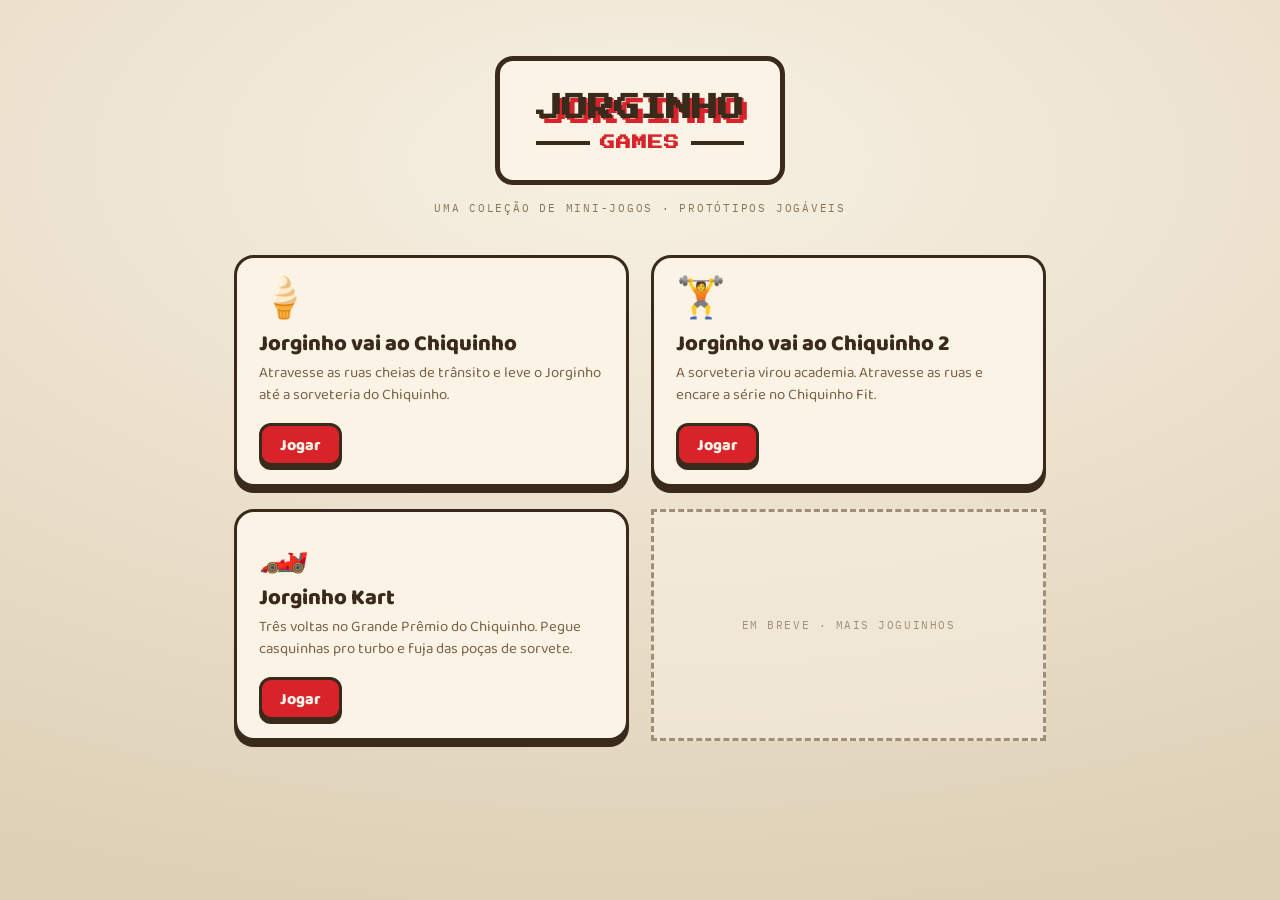
<file: index.html>
<!DOCTYPE html>
<html lang="pt-BR">
<head>
<meta charset="utf-8">
<meta name="viewport" content="width=device-width, initial-scale=1">
<title>Jorginho Games</title>
<link rel="preconnect" href="https://fonts.googleapis.com">
<link rel="preconnect" href="https://fonts.gstatic.com" crossorigin>
<link href="https://fonts.googleapis.com/css2?family=Baloo+2:wght@500;700;800&family=IBM+Plex+Mono:wght@500;600&family=Press+Start+2P&display=swap" rel="stylesheet">
<style>
  * { box-sizing: border-box; }
  html, body {
    margin: 0;
    padding: 0;
    min-height: 100vh;
    background: radial-gradient(115% 85% at 50% 18%, #f7f0e2 0%, #ded0b6 100%);
    font-family: 'Baloo 2', system-ui, sans-serif;
    color: #3a2a1c;
  }
  .wrap { max-width: 860px; margin: 0 auto; padding: 56px 24px 64px; }
  header { text-align: center; margin-bottom: 40px; }
  .logo {
    display: inline-flex;
    flex-direction: column;
    align-items: center;
    gap: 14px;
    background: #fbf4e6;
    border: 5px solid #3a2a1c;
    border-radius: 18px;
    padding: 34px 36px 30px;
    margin: 0;
  }
  .logo-name {
    font-family: 'Press Start 2P', monospace;
    font-size: 26px;
    line-height: 1;
    color: #3a2a1c;
    text-shadow: 5px 5px 0 #d8232a;
  }
  .logo-sub {
    display: flex;
    align-items: center;
    gap: 10px;
    width: 100%;
  }
  .logo-sub .rule { flex: 1; height: 4px; background: #3a2a1c; }
  .logo-games {
    font-family: 'Press Start 2P', monospace;
    font-size: 15px;
    line-height: 1;
    color: #d8232a;
    letter-spacing: .08em;
  }
  .tagline {
    font-family: 'IBM Plex Mono', monospace;
    font-size: 11px;
    letter-spacing: .16em;
    text-transform: uppercase;
    color: #8a7358;
    margin-top: 16px;
  }
  .grid {
    display: grid;
    grid-template-columns: repeat(auto-fill, minmax(260px, 1fr));
    gap: 22px;
  }
  .card {
    display: block;
    background: #fbf4e6;
    border: 3px solid #3a2a1c;
    border-radius: 20px;
    box-shadow: 0 6px 0 #3a2a1c;
    padding: 22px 22px 18px;
    text-decoration: none;
    color: inherit;
    transition: transform .1s ease;
  }
  .card:hover { transform: translateY(-3px); }
  .card:active { transform: translateY(3px); box-shadow: 0 2px 0 #3a2a1c; }
  .card .emoji { font-size: 40px; line-height: 1; }
  .card h2 { font-weight: 800; font-size: 22px; line-height: 1.15; margin: 12px 0 6px; }
  .card p { font-size: 15px; color: #7a6247; line-height: 1.45; margin: 0; }
  .card .play {
    display: inline-block;
    margin-top: 16px;
    background: #d8232a;
    color: #fbf4e6;
    border: 3px solid #3a2a1c;
    border-radius: 12px;
    box-shadow: 0 4px 0 #3a2a1c;
    padding: 7px 18px 5px;
    font-weight: 800;
    font-size: 16px;
  }
  .soon {
    border-style: dashed;
    box-shadow: none;
    background: rgba(251, 244, 230, .5);
    display: flex;
    align-items: center;
    justify-content: center;
    min-height: 200px;
    font-family: 'IBM Plex Mono', monospace;
    font-size: 11px;
    letter-spacing: .14em;
    text-transform: uppercase;
    color: #a08e78;
    text-align: center;
    padding: 22px;
  }
</style>
</head>
<body>
<div class="wrap">
  <header>
    <h1 class="logo" aria-label="Jorginho Games">
      <span class="logo-name">JORGINHO</span>
      <span class="logo-sub"><span class="rule"></span><span class="logo-games">GAMES</span><span class="rule"></span></span>
    </h1>
    <div class="tagline">uma coleção de mini-jogos · protótipos jogáveis</div>
  </header>
  <div class="grid" id="grid"></div>
</div>
<script>
  // Para adicionar um jogo novo: crie a pasta games/<slug>/ com um index.html
  // e acrescente uma entrada aqui.
  const GAMES = [
    {
      slug: 'jorginho-vai-ao-chiquinho',
      emoji: '🍦',
      title: 'Jorginho vai ao Chiquinho',
      desc: 'Atravesse as ruas cheias de trânsito e leve o Jorginho até a sorveteria do Chiquinho.'
    },
    {
      slug: 'jorginho-vai-ao-chiquinho-2',
      emoji: '🏋️',
      title: 'Jorginho vai ao Chiquinho 2',
      desc: 'A sorveteria virou academia. Atravesse as ruas e encare a série no Chiquinho Fit.'
    },
    {
      slug: 'jorginho-kart',
      emoji: '🏎️',
      title: 'Jorginho Kart',
      desc: 'Três voltas no Grande Prêmio do Chiquinho. Pegue casquinhas pro turbo e fuja das poças de sorvete.'
    }
  ];

  const grid = document.getElementById('grid');
  GAMES.forEach((game) => {
    const a = document.createElement('a');
    a.className = 'card';
    a.href = `games/${game.slug}/`;
    a.innerHTML = `
      <div class="emoji">${game.emoji}</div>
      <h2>${game.title}</h2>
      <p>${game.desc}</p>
      <span class="play">Jogar</span>`;
    grid.appendChild(a);
  });

  const soon = document.createElement('div');
  soon.className = 'soon';
  soon.textContent = 'em breve · mais joguinhos';
  grid.appendChild(soon);
</script>
</body>
</html>
</file>
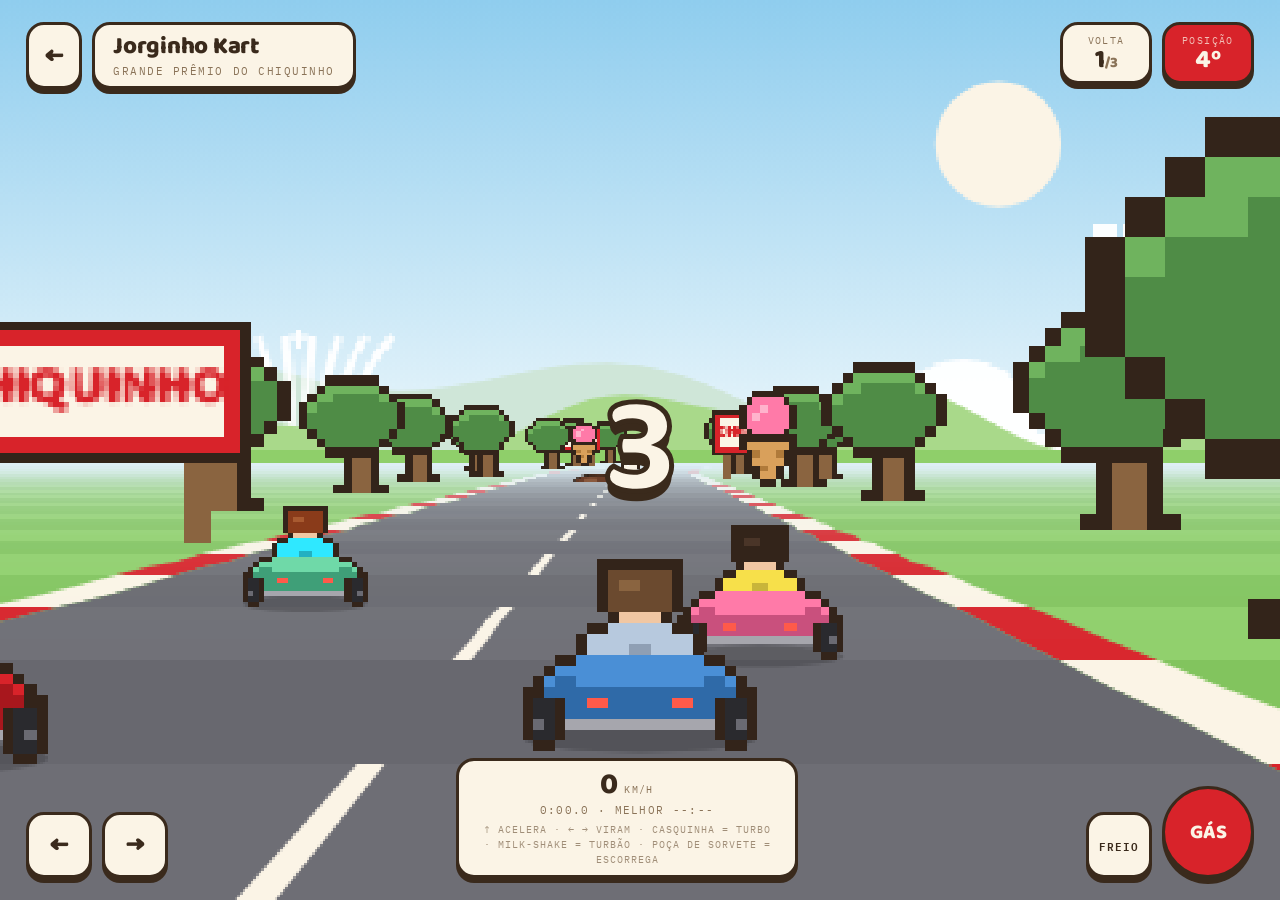
<file: games/jorginho-kart/index.html>
<!DOCTYPE html>
<html lang="pt-BR">
<head>
<meta charset="utf-8">
<meta name="viewport" content="width=device-width, initial-scale=1">
<title>Jorginho Kart</title>
<link rel="preconnect" href="https://fonts.googleapis.com">
<link rel="preconnect" href="https://fonts.gstatic.com" crossorigin>
<link href="https://fonts.googleapis.com/css2?family=Baloo+2:wght@500;700;800&family=IBM+Plex+Mono:wght@500;600&display=swap" rel="stylesheet">
<link rel="stylesheet" href="style.css">
</head>
<body>
<div class="stage" id="stage">
  <canvas id="cv"></canvas>

  <div class="hud">
    <div class="hud-left">
      <a class="hud-card back-btn" href="../../index.html" aria-label="Voltar ao menu">←</a>
      <div class="hud-card title-card">
        <div class="game-title">Jorginho Kart</div>
        <div class="game-sub">grande prêmio do chiquinho</div>
      </div>
    </div>
    <div class="hud-right">
      <div class="hud-card stat">
        <div class="stat-label">VOLTA</div>
        <div class="stat-value"><span id="lap">1</span><span class="stat-total">/<span id="laps">3</span></span></div>
      </div>
      <div class="hud-card stat stat-red">
        <div class="stat-label">POSIÇÃO</div>
        <div class="stat-value" id="rank">4º</div>
      </div>
    </div>
  </div>

  <div class="toast-wrap" id="toastWrap" hidden><div class="toast" id="toast"></div></div>

  <div class="big-wrap" id="bigWrap" hidden><div class="big" id="big"></div></div>

  <div class="controls">
    <div class="ctl-group">
      <button class="key" data-key="left" aria-label="Esquerda">←</button>
      <button class="key" data-key="right" aria-label="Direita">→</button>
    </div>

    <div class="hud-card speedo">
      <div class="speed-row">
        <div class="speed" id="kmh">0</div>
        <div class="speed-unit">KM/H</div>
      </div>
      <div class="speed-time"><span id="time">0:00.0</span> · MELHOR <span class="best">--:--</span></div>
      <div class="speed-hint">↑ acelera · ← → viram · casquinha = turbo · milk-shake = turbão · poça de sorvete = escorrega</div>
    </div>

    <div class="ctl-group ctl-right">
      <button class="key key-brake" data-key="down">FREIO</button>
      <button class="key key-gas" data-key="up">GÁS</button>
    </div>
  </div>

  <div class="overlay" id="endOverlay" hidden>
    <div class="end-card">
      <div class="end-kicker">BANDEIRADA</div>
      <div class="end-title" id="endTitle"></div>
      <div class="end-line" id="endLine"></div>
      <div class="results" id="results"></div>
      <div class="end-time">TEMPO <span id="finalTime"></span> · MELHOR <span class="best">--:--</span></div>
      <button class="btn-restart" id="restart">Correr de novo</button>
      <div class="end-hint">OU APERTE ESPAÇO</div>
    </div>
  </div>
</div>
<script src="game.js"></script>
</body>
</html>
</file>
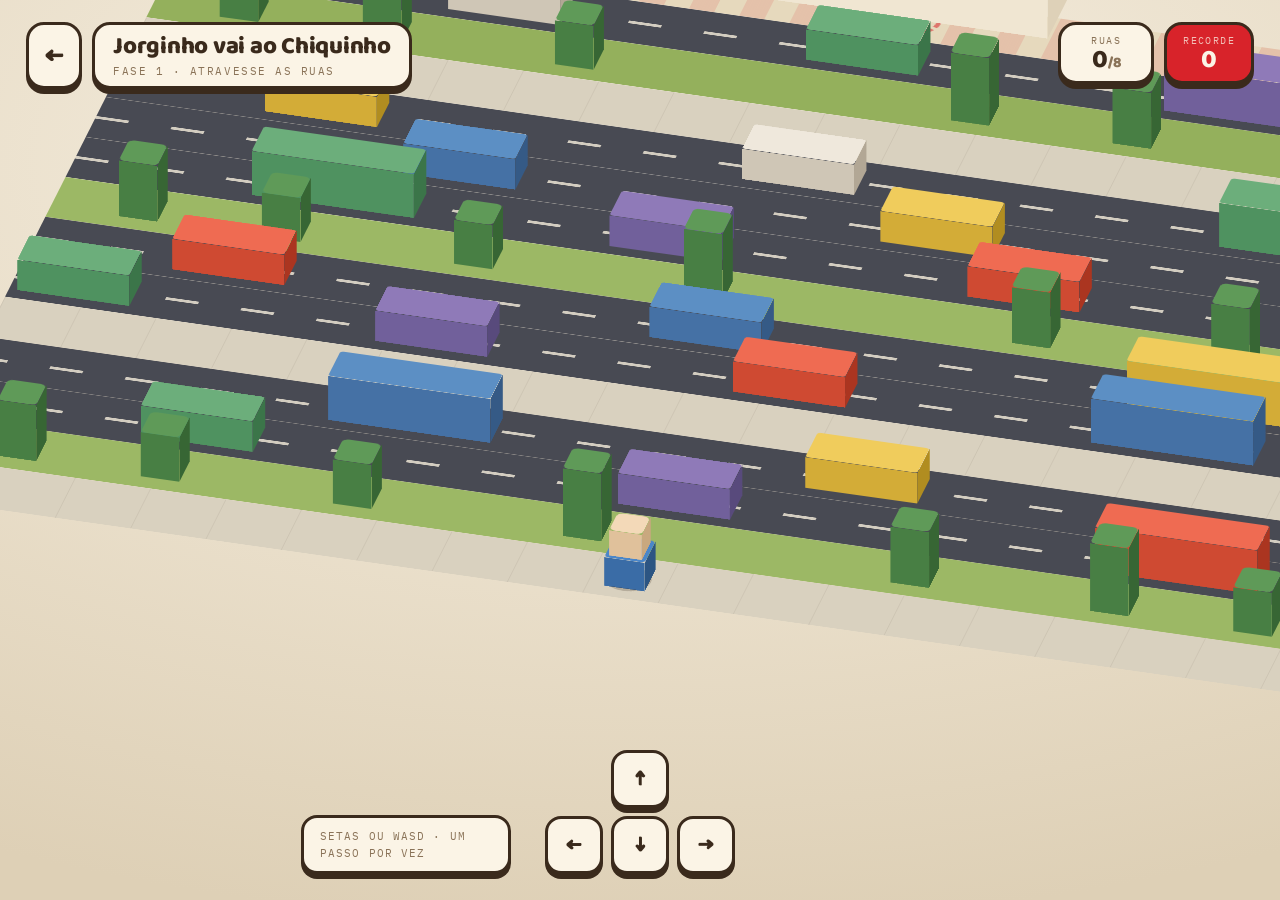
<file: games/jorginho-vai-ao-chiquinho-2/index.html>
<!DOCTYPE html>
<html lang="pt-BR">
<head>
<meta charset="utf-8">
<meta name="viewport" content="width=device-width, initial-scale=1">
<title>Jorginho vai ao Chiquinho 2</title>
<link rel="preconnect" href="https://fonts.googleapis.com">
<link rel="preconnect" href="https://fonts.gstatic.com" crossorigin>
<link href="https://fonts.googleapis.com/css2?family=Baloo+2:wght@500;700;800&family=IBM+Plex+Mono:wght@500;600&display=swap" rel="stylesheet">
<link rel="stylesheet" href="style.css">
</head>
<body>
<div class="stage">
  <div class="bg" id="bg"></div>
  <div class="cam" id="cam"><div class="world" id="world"></div></div>

  <div class="hud">
    <div class="hud-left">
      <a class="hud-card back-btn" href="../../index.html" aria-label="Voltar ao menu">←</a>
      <div class="hud-card title-card">
        <div class="game-title">Jorginho vai ao Chiquinho</div>
        <div class="game-sub" id="subtitle">fase 1 · atravesse as ruas</div>
      </div>
    </div>

    <div class="hud-right" id="hudStreet">
      <div class="hud-card stat">
        <div class="stat-label">RUAS</div>
        <div class="stat-value"><span id="crossed">0</span><span class="stat-total">/<span id="totalRoads">0</span></span></div>
      </div>
      <div class="hud-card stat stat-red">
        <div class="stat-label">RECORDE</div>
        <div class="stat-value" id="best">0</div>
      </div>
    </div>

    <div class="hud-right" id="hudGym" hidden>
      <div class="hud-card stat stat-wide">
        <div class="stat-label">APARELHOS</div>
        <div class="stat-value"><span id="doneCount">0</span><span class="stat-total">/3</span></div>
      </div>
      <div class="hud-card stat stat-red stat-wide">
        <div class="stat-label">REPETIÇÕES</div>
        <div class="stat-value"><span id="hudReps">0</span><span class="stat-total">/<span id="hudNeeded">10</span></span></div>
      </div>
    </div>
  </div>

  <div class="controls" id="walkControls">
    <div class="hint">setas ou WASD · um passo por vez</div>
    <div class="pad">
      <div></div>
      <button class="key" data-move="up" aria-label="Cima">↑</button>
      <div></div>
      <button class="key" data-move="left" aria-label="Esquerda">←</button>
      <button class="key" data-move="down" aria-label="Baixo">↓</button>
      <button class="key" data-move="right" aria-label="Direita">→</button>
    </div>
    <div class="pad-spacer"></div>
  </div>

  <div class="reps" id="repPanel" hidden>
    <div class="rep-card">
      <div class="rep-head">
        <div class="rep-name" id="repName"></div>
        <div class="rep-count"><span id="repNow">0</span>/<span id="repNeeded">10</span></div>
      </div>
      <div class="rep-track"><div class="rep-bar" id="repBar"></div></div>
    </div>
    <div class="rep-btns">
      <button class="rep-btn" id="repBtnL" data-tap="0"></button>
      <button class="rep-btn" id="repBtnR" data-tap="1"></button>
    </div>
    <div class="rep-hint">alterne ← e → para completar a série</div>
  </div>

  <div class="overlay" id="deadOverlay" hidden>
    <div class="modal">
      <div class="modal-title">Atropelado!</div>
      <div class="modal-text">O treino do Jorginho vai ter que esperar. Olha o trânsito.</div>
      <button class="btn-restart" data-restart>Tentar de novo</button>
      <div class="modal-hint">OU APERTE ESPAÇO</div>
    </div>
  </div>

  <div class="flash" id="flashOverlay" hidden>
    <div class="flash-kicker">&gt;&gt;&gt; BEM-VINDO A &lt;&lt;&lt;</div>
    <div class="flash-title">CHIQUINHO FIT</div>
    <div class="flash-bar"><div class="flash-bar-fill"></div></div>
    <div class="flash-loading">CARREGANDO O TREINO...</div>
    <div class="flash-marquee">
      <div class="flash-marquee-text">SEM DOR SEM GANHO · SORVETE SÓ DEPOIS DA SÉRIE · SEM DOR SEM GANHO · SORVETE SÓ DEPOIS DA SÉRIE · SEM DOR SEM GANHO · SORVETE SÓ DEPOIS DA SÉRIE · SEM DOR SEM GANHO · SORVETE SÓ DEPOIS DA SÉRIE · </div>
    </div>
  </div>

  <div class="overlay overlay-dark" id="doneOverlay" hidden>
    <div class="phone">
      <div class="phone-bar">
        <div class="phone-logo">GR</div>
        <div class="phone-name">GymRats</div>
        <div class="phone-tag">SIMULAÇÃO</div>
      </div>

      <div class="rat-pane" id="ratFeed">
        <div class="rat-card">
          <div class="rat-kicker">DESAFIO DE AGOSTO</div>
          <div class="rat-title">Turma do Chiquinho</div>
          <div class="rat-text">6 participantes · dia 14 de 31</div>
        </div>
        <div class="rat-card rat-card-dashed">
          <div class="rat-strong">Hoje: nenhum treino registrado</div>
          <div class="rat-text">Jorginho, você treinou e não anotou.</div>
        </div>
        <button class="rat-btn" data-rat-next><span class="rat-plus">+</span><span>Registrar treino</span></button>
      </div>

      <div class="rat-pane" id="ratForm" hidden>
        <div class="rat-heading">Treino de hoje</div>
        <div id="logRows"></div>
        <div class="rat-cols">
          <div class="rat-col">
            <div class="rat-kicker">DURAÇÃO</div>
            <div class="rat-col-value">22 min</div>
          </div>
          <div class="rat-col">
            <div class="rat-kicker">LOCAL</div>
            <div class="rat-col-value">Chiquinho Fit</div>
          </div>
        </div>
        <button class="rat-btn" data-rat-next>Publicar no desafio</button>
      </div>

      <div class="rat-pane rat-pane-center" id="ratDone" hidden>
        <div class="rat-card">
          <div class="rat-final">Treino registrado</div>
          <div class="rat-text">3 aparelhos · <span id="doneReps">10</span> repetições cada · +1 ponto no desafio</div>
          <div class="rat-badges">
            <div class="rat-badge rat-badge-green">SEQUÊNCIA 4 DIAS</div>
            <div class="rat-badge">1º LUGAR</div>
          </div>
        </div>
        <div class="rat-text">Agora sim: casquinha dupla liberada.</div>
        <button class="rat-btn rat-btn-light" data-restart>Jogar de novo</button>
      </div>
    </div>
  </div>
</div>
<script src="game.js"></script>
</body>
</html>
</file>
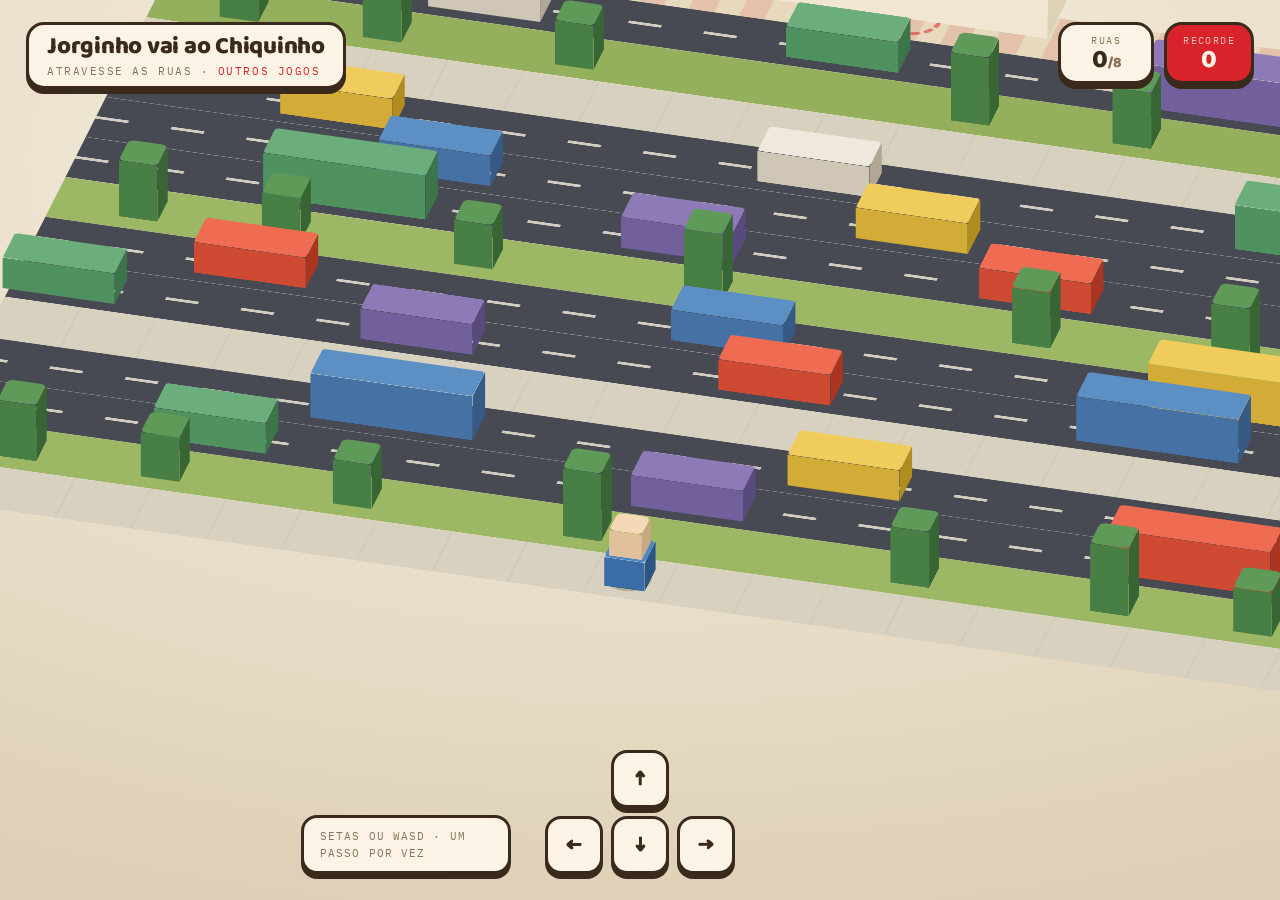
<file: games/jorginho-vai-ao-chiquinho/index.html>
<!DOCTYPE html>
<html lang="pt-BR">
<head>
<meta charset="utf-8">
<meta name="viewport" content="width=device-width, initial-scale=1">
<title>Jorginho vai ao Chiquinho</title>
<link rel="preconnect" href="https://fonts.googleapis.com">
<link rel="preconnect" href="https://fonts.gstatic.com" crossorigin>
<link href="https://fonts.googleapis.com/css2?family=Baloo+2:wght@500;700;800&family=IBM+Plex+Mono:wght@500;600&display=swap" rel="stylesheet">
<link rel="stylesheet" href="style.css">
</head>
<body>
<div class="stage">
  <div class="cam" id="cam"><div class="world" id="world"></div></div>

  <div class="hud">
    <div class="hud-card title-card">
      <div class="game-title">Jorginho vai ao Chiquinho</div>
      <div class="game-sub">atravesse as ruas · <a href="../../index.html">outros jogos</a></div>
    </div>
    <div class="hud-right">
      <div class="hud-card stat">
        <div class="stat-label">RUAS</div>
        <div class="stat-value"><span id="crossed">0</span><span class="stat-total">/<span id="totalRoads">0</span></span></div>
      </div>
      <div class="hud-card stat stat-red">
        <div class="stat-label">RECORDE</div>
        <div class="stat-value" id="best">0</div>
      </div>
    </div>
  </div>

  <div class="controls">
    <div class="hint">setas ou WASD · um passo por vez</div>
    <div class="pad">
      <div></div>
      <button class="key" data-move="up" aria-label="Cima">↑</button>
      <div></div>
      <button class="key" data-move="left" aria-label="Esquerda">←</button>
      <button class="key" data-move="down" aria-label="Baixo">↓</button>
      <button class="key" data-move="right" aria-label="Direita">→</button>
    </div>
    <div class="pad-spacer"></div>
  </div>

  <div class="overlay" id="deadOverlay" hidden>
    <div class="modal">
      <div class="modal-title">Atropelado!</div>
      <div class="modal-text">O sorvete do Jorginho vai ter que esperar. Olha o trânsito.</div>
      <button class="btn-restart" data-restart>Tentar de novo</button>
      <div class="modal-hint">OU APERTE ESPAÇO</div>
    </div>
  </div>

  <div class="overlay" id="winOverlay" hidden>
    <div class="modal">
      <div class="modal-kicker">FASE 1 COMPLETA</div>
      <div class="modal-title">Jorginho chegou!</div>
      <div class="modal-text"><span id="winRoads">0</span> ruas atravessadas. Casquinha dupla, por favor.</div>
      <button class="btn-restart" data-restart>Jogar de novo</button>
    </div>
  </div>
</div>
<script src="game.js"></script>
</body>
</html>
</file>
<file: games/jorginho-kart/style.css>
* { box-sizing: border-box; }

html, body {
  margin: 0;
  padding: 0;
  background: #bfe3f5;
  overflow: hidden;
}

@keyframes pop {
  from { transform: scale(.92); opacity: 0 }
  to { transform: scale(1); opacity: 1 }
}

@keyframes bigpop {
  0% { transform: scale(.4); opacity: 0 }
  30% { transform: scale(1.15); opacity: 1 }
  100% { transform: scale(1); opacity: 1 }
}

[hidden] { display: none !important; }

.stage {
  position: relative;
  width: 100%;
  height: 100vh;
  height: 100dvh;
  min-height: 520px;
  overflow: hidden;
  background: #bfe3f5;
  font-family: 'Baloo 2', system-ui, sans-serif;
  color: #3a2a1c;
  user-select: none;
  -webkit-user-select: none;
  touch-action: none;
}

#cv {
  position: absolute;
  inset: 0;
  width: 100%;
  height: 100%;
  display: block;
  image-rendering: pixelated;
}

/* HUD */
.hud {
  position: absolute;
  top: 0;
  left: 0;
  right: 0;
  display: flex;
  justify-content: space-between;
  align-items: flex-start;
  gap: 16px;
  padding: 22px 26px;
  pointer-events: none;
}

.hud-card {
  background: #fbf4e6;
  border: 3px solid #3a2a1c;
  border-radius: 18px;
  box-shadow: 0 5px 0 #3a2a1c;
}

.hud-left {
  display: flex;
  align-items: stretch;
  gap: 10px;
  pointer-events: auto;
}

.back-btn {
  display: flex;
  align-items: center;
  justify-content: center;
  width: 56px;
  font-size: 26px;
  font-weight: 800;
  color: #3a2a1c;
  text-decoration: none;
  cursor: pointer;
}

.back-btn:hover { background: #fff9ee; }

.back-btn:active {
  transform: translateY(4px);
  box-shadow: 0 1px 0 #3a2a1c;
}

.title-card { padding: 10px 18px 8px; }

.game-title {
  font-weight: 800;
  font-size: 24px;
  line-height: 1;
  letter-spacing: -.01em;
}

.game-sub {
  font-family: 'IBM Plex Mono', monospace;
  font-size: 11px;
  letter-spacing: .14em;
  text-transform: uppercase;
  color: #8a7358;
  margin-top: 5px;
}

.hud-right { display: flex; gap: 10px; }

.stat {
  padding: 9px 16px 7px;
  text-align: center;
  min-width: 92px;
}

.stat-label {
  font-family: 'IBM Plex Mono', monospace;
  font-size: 10px;
  letter-spacing: .14em;
  color: #8a7358;
}

.stat-value {
  font-weight: 800;
  font-size: 26px;
  line-height: 1.05;
}

.stat-total { font-size: 15px; color: #8a7358; }

.stat-red { background: #d8232a; color: #fbf4e6; }
.stat-red .stat-label { color: inherit; opacity: .75; }

/* Toast e contagem */
.toast-wrap {
  position: absolute;
  top: 104px;
  left: 0;
  right: 0;
  display: flex;
  justify-content: center;
  pointer-events: none;
}

.toast {
  animation: pop .16s ease-out;
  background: #3a2a1c;
  color: #fbf4e6;
  border: 3px solid #fbf4e6;
  border-radius: 999px;
  padding: 7px 18px 5px;
  font-family: 'IBM Plex Mono', monospace;
  font-size: 12px;
  letter-spacing: .16em;
  box-shadow: 0 4px 0 rgba(0, 0, 0, .25);
}

.big-wrap {
  position: absolute;
  inset: 0;
  display: flex;
  align-items: center;
  justify-content: center;
  pointer-events: none;
}

.big {
  animation: bigpop .5s ease-out;
  font-weight: 800;
  font-size: 140px;
  line-height: 1;
  color: #fbf4e6;
  -webkit-text-stroke: 5px #3a2a1c;
  text-shadow: 0 10px 0 #3a2a1c;
}

.big.go { font-size: 120px; color: #d8232a; }

/* Controles */
.controls {
  position: absolute;
  bottom: 22px;
  left: 0;
  right: 0;
  display: flex;
  justify-content: space-between;
  align-items: flex-end;
  gap: 16px;
  padding: 0 26px;
}

.ctl-group { display: flex; gap: 10px; align-items: flex-end; }

.key {
  width: 66px;
  height: 66px;
  display: flex;
  align-items: center;
  justify-content: center;
  background: #fbf4e6;
  color: #3a2a1c;
  border: 3px solid #3a2a1c;
  border-radius: 18px;
  box-shadow: 0 5px 0 #3a2a1c;
  font-family: inherit;
  font-size: 26px;
  font-weight: 800;
  cursor: pointer;
  touch-action: none;
  padding: 0;
}

.key:active, .key.on {
  transform: translateY(4px);
  box-shadow: 0 1px 0 #3a2a1c;
}

.key-brake {
  font-family: 'IBM Plex Mono', monospace;
  font-size: 11px;
  letter-spacing: .1em;
  font-weight: 600;
}

.key-gas {
  width: 92px;
  height: 92px;
  background: #d8232a;
  color: #fbf4e6;
  border-radius: 50%;
  box-shadow: 0 6px 0 #3a2a1c;
  font-size: 20px;
}

.key-gas:active, .key-gas.on {
  transform: translateY(5px);
  box-shadow: 0 1px 0 #3a2a1c;
}

.speedo {
  padding: 9px 18px 8px;
  text-align: center;
  pointer-events: none;
}

.speed-row {
  display: flex;
  align-items: baseline;
  justify-content: center;
  gap: 6px;
}

.speed { font-weight: 800; font-size: 30px; line-height: 1; }

.speed-unit, .speed-time, .speed-hint {
  font-family: 'IBM Plex Mono', monospace;
  color: #8a7358;
}

.speed-unit { font-size: 10px; letter-spacing: .14em; }

.speed-time { font-size: 11px; letter-spacing: .12em; margin-top: 3px; }

.speed-hint {
  font-size: 10px;
  letter-spacing: .1em;
  text-transform: uppercase;
  color: #a08e78;
  margin-top: 5px;
  max-width: 300px;
  line-height: 1.5;
}

/* Fim de corrida */
.overlay {
  position: absolute;
  inset: 0;
  display: flex;
  align-items: center;
  justify-content: center;
  padding: 16px;
  background: rgba(58, 42, 28, .45);
}

.end-card {
  animation: pop .18s ease-out;
  background: #fbf4e6;
  border: 4px solid #3a2a1c;
  border-radius: 26px;
  padding: 30px 38px 26px;
  box-shadow: 0 8px 0 #3a2a1c;
  text-align: center;
  max-width: 420px;
  width: 100%;
}

.end-kicker, .end-hint {
  font-family: 'IBM Plex Mono', monospace;
  font-size: 10px;
  letter-spacing: .16em;
  color: #a08e78;
}

.end-hint { letter-spacing: .14em; margin-top: 14px; }

.end-title {
  font-weight: 800;
  font-size: 34px;
  line-height: 1.05;
  margin: 6px 0 10px;
  color: #d8232a;
}

.end-line {
  font-size: 19px;
  color: #5c4633;
  line-height: 1.4;
  text-wrap: pretty;
}

.results {
  display: flex;
  flex-direction: column;
  gap: 5px;
  margin: 18px 0 6px;
  text-align: left;
}

.result {
  display: flex;
  align-items: center;
  gap: 8px;
  padding: 5px 12px 3px;
  border-radius: 12px;
  background: #efe5d2;
  color: #3a2a1c;
}

.result.me { background: #d8232a; color: #fbf4e6; }

.result-pos {
  font-family: 'IBM Plex Mono', monospace;
  font-size: 12px;
  letter-spacing: .1em;
  width: 30px;
  display: inline-block;
}

.result-name { font-weight: 800; font-size: 17px; }

.end-time {
  font-family: 'IBM Plex Mono', monospace;
  font-size: 11px;
  letter-spacing: .12em;
  color: #8a7358;
  margin: 10px 0 20px;
}

.btn-restart {
  display: inline-block;
  background: #d8232a;
  color: #fbf4e6;
  border: 3px solid #3a2a1c;
  border-radius: 16px;
  padding: 11px 26px 9px;
  font-family: inherit;
  font-weight: 800;
  font-size: 19px;
  cursor: pointer;
  box-shadow: 0 5px 0 #3a2a1c;
}

.btn-restart:active {
  transform: translateY(4px);
  box-shadow: 0 1px 0 #3a2a1c;
}

/* Telas estreitas: o velocímetro sobe pra não brigar com os botões */
@media (max-width: 720px) {
  .hud { padding: 14px 16px; gap: 8px; }
  .game-sub { display: none; }
  .game-title { font-size: 19px; }
  .title-card { padding: 9px 12px 6px; display: flex; align-items: center; }
  .back-btn { width: 46px; font-size: 22px; }
  .stat { min-width: 64px; padding: 7px 10px 5px; }
  .stat-value { font-size: 22px; }
  .toast-wrap { top: 176px; }
  .controls { padding: 0 16px; bottom: 16px; }
  .speedo {
    position: fixed;
    left: 50%;
    transform: translateX(-50%);
    top: 90px;
    bottom: auto;
    white-space: nowrap;
  }
  .speed-hint { display: none; }
  .big { font-size: 100px; }
  .big.go { font-size: 86px; }
}
</file>
<file: games/jorginho-vai-ao-chiquinho-2/style.css>
* { box-sizing: border-box; }

html, body {
  margin: 0;
  padding: 0;
  background: #e3d6bf;
  overflow: hidden;
}

a { color: #d8232a; text-decoration: none; }
a:hover { color: #a8171d; }

@keyframes pop {
  from { transform: scale(.92); opacity: 0 }
  to { transform: scale(1); opacity: 1 }
}

@keyframes flashbg {
  0%, 49% { background: #120f18 }
  50%, 100% { background: #d8232a }
}

@keyframes blink {
  0%, 49% { opacity: 1 }
  50%, 100% { opacity: .08 }
}

@keyframes hue {
  0% { color: #ff2fb8 }
  25% { color: #2fe8ff }
  50% { color: #f7e04a }
  75% { color: #5cff8f }
  100% { color: #ff2fb8 }
}

@keyframes marq {
  from { transform: translateX(0) }
  to { transform: translateX(-50%) }
}

@keyframes bar {
  from { width: 4% }
  to { width: 100% }
}

.stage {
  position: relative;
  width: 100%;
  height: 100vh;
  min-height: 620px;
  overflow: hidden;
  background: radial-gradient(115% 85% at 50% 18%, #f7f0e2 0%, #ded0b6 100%);
  font-family: 'Baloo 2', system-ui, sans-serif;
  color: #3a2a1c;
  user-select: none;
  -webkit-user-select: none;
}

/* Fundo escuro da academia, sobreposto ao gradiente da rua */
.bg {
  position: absolute;
  inset: 0;
  background: radial-gradient(100% 80% at 50% 20%, #241f31 0%, #100d16 100%);
  opacity: 0;
  transition: opacity .35s ease;
}

.bg.gym { opacity: 1; }

.cam {
  position: absolute;
  left: 50%;
  top: 62%;
  transform-style: preserve-3d;
}

.world {
  position: absolute;
  left: 0;
  top: 0;
  transform-style: preserve-3d;
}

/* ---- HUD ---- */

.hud {
  position: absolute;
  top: 0;
  left: 0;
  right: 0;
  display: flex;
  justify-content: space-between;
  align-items: flex-start;
  gap: 16px;
  padding: 22px 26px;
  pointer-events: none;
}

.hud-card {
  background: #fbf4e6;
  border: 3px solid #3a2a1c;
  border-radius: 18px;
  box-shadow: 0 5px 0 #3a2a1c;
}

.hud-left {
  display: flex;
  align-items: stretch;
  gap: 10px;
  pointer-events: auto;
}

.back-btn {
  display: flex;
  align-items: center;
  justify-content: center;
  width: 56px;
  font-size: 26px;
  font-weight: 800;
  color: #3a2a1c;
  cursor: pointer;
}

.back-btn:hover { color: #3a2a1c; background: #fff9ee; }

.back-btn:active {
  transform: translateY(4px);
  box-shadow: 0 1px 0 #3a2a1c;
}

.title-card { padding: 10px 18px 8px; }

.game-title {
  font-weight: 800;
  font-size: 24px;
  line-height: 1;
  letter-spacing: -.01em;
}

.game-sub {
  font-family: 'IBM Plex Mono', monospace;
  font-size: 11px;
  letter-spacing: .14em;
  text-transform: uppercase;
  color: #8a7358;
  margin-top: 5px;
}

.hud-right { display: flex; gap: 10px; }

.hud-right[hidden] { display: none; }

.stat {
  padding: 9px 16px 7px;
  text-align: center;
  min-width: 96px;
}

.stat-wide { min-width: 110px; }

.stat-label {
  font-family: 'IBM Plex Mono', monospace;
  font-size: 10px;
  letter-spacing: .14em;
  color: #8a7358;
}

.stat-value {
  font-weight: 800;
  font-size: 26px;
  line-height: 1.05;
}

.stat-total { font-size: 15px; color: #8a7358; }

.stat-red {
  background: #d8232a;
  color: #fbf4e6;
  min-width: 86px;
}

.stat-red .stat-label { color: inherit; opacity: .75; }
.stat-red .stat-total { color: inherit; opacity: .7; }

/* ---- Controles de caminhada ---- */

.controls {
  position: absolute;
  bottom: 26px;
  left: 0;
  right: 0;
  display: flex;
  justify-content: center;
  align-items: flex-end;
  gap: 34px;
}

.controls[hidden] { display: none; }

.hint {
  background: #fbf4e6;
  border: 3px solid #3a2a1c;
  border-radius: 16px;
  padding: 10px 16px 8px;
  box-shadow: 0 5px 0 #3a2a1c;
  font-family: 'IBM Plex Mono', monospace;
  font-size: 11px;
  letter-spacing: .1em;
  text-transform: uppercase;
  color: #8a7358;
  max-width: 210px;
  line-height: 1.6;
}

.pad {
  display: grid;
  grid-template-columns: repeat(3, 58px);
  grid-template-rows: repeat(2, 58px);
  gap: 8px;
}

.pad .key:first-of-type { grid-column: 2; }

.key {
  display: flex;
  align-items: center;
  justify-content: center;
  background: #fbf4e6;
  border: 3px solid #3a2a1c;
  border-radius: 16px;
  box-shadow: 0 5px 0 #3a2a1c;
  font-family: inherit;
  color: inherit;
  font-size: 22px;
  font-weight: 800;
  cursor: pointer;
  padding: 0;
  touch-action: manipulation;
}

.key:active {
  transform: translateY(4px);
  box-shadow: 0 1px 0 #3a2a1c;
}

.pad-spacer { width: 210px; }

@media (max-width: 720px) {
  .hint, .pad-spacer { display: none; }
}

/* ---- Painel de repetições ---- */

.reps {
  position: absolute;
  bottom: 26px;
  left: 0;
  right: 0;
  display: flex;
  flex-direction: column;
  align-items: center;
  gap: 14px;
}

.reps[hidden] { display: none; }

.rep-card {
  background: #fbf4e6;
  border: 3px solid #3a2a1c;
  border-radius: 18px;
  padding: 10px 18px 9px;
  box-shadow: 0 5px 0 #3a2a1c;
  width: min(340px, 78vw);
}

.rep-head {
  display: flex;
  justify-content: space-between;
  align-items: baseline;
}

.rep-name {
  font-weight: 800;
  font-size: 18px;
  line-height: 1;
}

.rep-count {
  font-family: 'IBM Plex Mono', monospace;
  font-size: 12px;
  color: #8a7358;
}

.rep-track {
  margin-top: 8px;
  height: 12px;
  border-radius: 999px;
  background: #e6dcc6;
  border: 2px solid #3a2a1c;
  overflow: hidden;
}

.rep-bar {
  height: 100%;
  width: 0;
  background: #d8232a;
  transition: width .08s linear;
}

.rep-btns {
  display: flex;
  gap: 14px;
  align-items: center;
}

.rep-btn {
  display: flex;
  align-items: center;
  justify-content: center;
  min-width: 132px;
  padding: 14px 20px 12px;
  border-radius: 18px;
  border: 3px solid #3a2a1c;
  box-shadow: 0 5px 0 #3a2a1c;
  font-family: inherit;
  font-weight: 800;
  font-size: 17px;
  letter-spacing: .04em;
  cursor: pointer;
  background: #fbf4e6;
  color: #c0b39c;
  touch-action: manipulation;
}

.rep-btn.on {
  background: #d8232a;
  color: #fbf4e6;
}

.rep-btn:active {
  transform: translateY(4px);
  box-shadow: 0 1px 0 #3a2a1c;
}

.rep-hint {
  font-family: 'IBM Plex Mono', monospace;
  font-size: 10px;
  letter-spacing: .14em;
  text-transform: uppercase;
  color: #8a7358;
}

/* ---- Placa do Chiquinho ---- */

.sign {
  display: flex;
  flex-direction: column;
  align-items: center;
  gap: 6px;
}

.sign-icon {
  width: 56px;
  height: 56px;
  border-radius: 50%;
  background: #d8232a;
  display: flex;
  align-items: center;
  justify-content: center;
  box-shadow: 0 6px 0 rgba(0, 0, 0, .15);
}

.sign-scoop {
  width: 26px;
  height: 26px;
  border-radius: 50% 50% 50% 50%/60% 60% 40% 40%;
  background: #fbf4e6;
}

.sign-name {
  padding: 5px 14px 3px;
  border-radius: 999px;
  background: #fbf4e6;
  border: 3px solid #d8232a;
  font-weight: 800;
  font-size: 19px;
  letter-spacing: .06em;
  color: #d8232a;
}

/* ---- Letreiro e etiquetas da academia ---- */

.gym-sign {
  display: flex;
  flex-direction: column;
  align-items: center;
  gap: 5px;
}

.gym-sign-name {
  padding: 6px 18px 4px;
  border-radius: 12px;
  background: #120f18;
  border: 3px solid #ff2fb8;
  color: #ff2fb8;
  font-weight: 800;
  font-size: 20px;
  letter-spacing: .1em;
  text-shadow: 0 0 12px rgba(255, 47, 184, .9);
}

.gym-sign-sub {
  font-family: 'IBM Plex Mono', monospace;
  font-size: 10px;
  letter-spacing: .18em;
  color: #2fe8ff;
  text-shadow: 0 0 10px rgba(47, 232, 255, .8);
}

.m-pill {
  padding: 5px 12px 3px;
  border-radius: 999px;
  background: #191521;
  border: 3px solid #4a4157;
  font-weight: 800;
  font-size: 13px;
  letter-spacing: .06em;
  color: #f2ecdf;
  white-space: nowrap;
  box-shadow: 0 0 14px #4a415766;
}

.m-pill.active {
  background: #d8232a;
  border-color: #ff2fb8;
  box-shadow: 0 0 14px #ff2fb866;
}

.m-pill.done {
  background: #2e7d4f;
  border-color: #5cff8f;
  box-shadow: 0 0 14px #5cff8f66;
}

/* ---- Overlays ---- */

.overlay {
  position: absolute;
  inset: 0;
  display: flex;
  align-items: center;
  justify-content: center;
  background: rgba(58, 42, 28, .42);
}

.overlay-dark {
  background: rgba(10, 8, 14, .72);
  padding: 18px;
}

.overlay[hidden] { display: none; }

.modal {
  animation: pop .18s ease-out;
  background: #fbf4e6;
  border: 4px solid #3a2a1c;
  border-radius: 26px;
  padding: 30px 38px 26px;
  box-shadow: 0 8px 0 #3a2a1c;
  text-align: center;
  max-width: 380px;
}

.modal-title {
  font-weight: 800;
  font-size: 34px;
  line-height: 1.05;
}

.modal-text {
  font-size: 17px;
  color: #7a6247;
  margin: 6px 0 20px;
  line-height: 1.4;
}

.btn-restart {
  display: inline-block;
  background: #d8232a;
  color: #fbf4e6;
  border: 3px solid #3a2a1c;
  border-radius: 16px;
  padding: 11px 26px 9px;
  font-family: inherit;
  font-weight: 800;
  font-size: 19px;
  cursor: pointer;
  box-shadow: 0 5px 0 #3a2a1c;
}

.btn-restart:active {
  transform: translateY(4px);
  box-shadow: 0 1px 0 #3a2a1c;
}

.modal-hint {
  font-family: 'IBM Plex Mono', monospace;
  font-size: 10px;
  letter-spacing: .14em;
  color: #a08e78;
  margin-top: 14px;
}

/* ---- Vinheta da academia ---- */

.flash {
  position: absolute;
  inset: 0;
  background: #120f18;
  animation: flashbg .34s steps(1, end) infinite;
  display: flex;
  flex-direction: column;
  align-items: center;
  justify-content: center;
  gap: 18px;
  overflow: hidden;
  cursor: pointer;
}

.flash[hidden] { display: none; }

.flash-kicker {
  font-family: 'IBM Plex Mono', monospace;
  font-size: 13px;
  letter-spacing: .4em;
  color: #2fe8ff;
  animation: blink .28s steps(1, end) infinite;
}

.flash-title {
  font-weight: 800;
  font-size: clamp(40px, 9vw, 86px);
  line-height: .95;
  letter-spacing: -.02em;
  color: #fbf4e6;
  text-shadow: 6px 6px 0 #ff2fb8, -6px -6px 0 #2fe8ff;
  animation: hue .9s steps(1, end) infinite;
  text-align: center;
}

.flash-bar {
  width: min(420px, 74vw);
  height: 22px;
  border: 3px solid #fbf4e6;
  background: #120f18;
  padding: 3px;
}

.flash-bar-fill {
  height: 100%;
  background: repeating-linear-gradient(90deg, #f7e04a 0 10px, #5cff8f 10px 20px);
  animation: bar 2.1s linear forwards;
}

.flash-loading {
  font-family: 'IBM Plex Mono', monospace;
  font-size: 12px;
  letter-spacing: .24em;
  color: #f7e04a;
}

.flash-marquee {
  position: absolute;
  bottom: 26px;
  left: 0;
  right: 0;
  overflow: hidden;
  white-space: nowrap;
}

.flash-marquee-text {
  display: inline-block;
  animation: marq 6s linear infinite;
  font-family: 'IBM Plex Mono', monospace;
  font-size: 14px;
  letter-spacing: .2em;
  color: #ff2fb8;
}

/* ---- GymRats (final) ---- */

.phone {
  animation: pop .18s ease-out;
  width: min(336px, 92vw);
  background: #141019;
  border: 4px solid #0f0c14;
  border-radius: 30px;
  box-shadow: 0 10px 0 #0f0c14;
  padding: 14px 14px 18px;
  color: #f2ecdf;
}

.phone-bar {
  display: flex;
  align-items: center;
  gap: 9px;
  padding: 4px 4px 12px;
}

.phone-logo {
  width: 30px;
  height: 30px;
  border-radius: 9px;
  background: #d8232a;
  display: flex;
  align-items: center;
  justify-content: center;
  font-weight: 800;
  font-size: 14px;
  color: #fbf4e6;
}

.phone-name { font-weight: 800; font-size: 17px; line-height: 1; }

.phone-tag {
  margin-left: auto;
  font-family: 'IBM Plex Mono', monospace;
  font-size: 10px;
  letter-spacing: .14em;
  color: #7b7288;
}

.rat-pane {
  display: flex;
  flex-direction: column;
  gap: 12px;
}

.rat-pane[hidden] { display: none; }

.rat-pane-center { text-align: center; }

.rat-card {
  background: #1e1826;
  border-radius: 18px;
  padding: 14px 16px 13px;
}

.rat-card-dashed { border: 2px dashed #4a4157; }

.rat-kicker {
  font-family: 'IBM Plex Mono', monospace;
  font-size: 10px;
  letter-spacing: .16em;
  color: #7b7288;
}

.rat-title {
  font-weight: 800;
  font-size: 21px;
  line-height: 1.1;
  margin-top: 4px;
}

.rat-text {
  font-size: 14px;
  color: #a99fb8;
  margin-top: 3px;
  line-height: 1.4;
}

.rat-strong { font-weight: 700; font-size: 16px; line-height: 1.3; }

.rat-heading {
  font-weight: 800;
  font-size: 20px;
  line-height: 1.1;
  padding: 0 4px;
}

.rat-final { font-weight: 800; font-size: 24px; line-height: 1.1; }

.rat-btn {
  display: flex;
  align-items: center;
  justify-content: center;
  gap: 10px;
  width: 100%;
  background: #d8232a;
  color: #f2ecdf;
  border: 0;
  border-radius: 18px;
  padding: 14px;
  font-family: inherit;
  font-weight: 800;
  font-size: 19px;
  cursor: pointer;
  box-shadow: 0 5px 0 #8c1216;
}

.rat-btn:active {
  transform: translateY(4px);
  box-shadow: 0 1px 0 #8c1216;
}

.rat-btn-light {
  background: #f2ecdf;
  color: #141019;
  box-shadow: 0 5px 0 #9a93a8;
  font-size: 18px;
  padding: 13px;
}

.rat-btn-light:active { box-shadow: 0 1px 0 #9a93a8; }

.rat-plus { font-size: 24px; line-height: 1; }

.log-row {
  display: flex;
  align-items: center;
  gap: 11px;
  background: #1e1826;
  border-radius: 16px;
  padding: 12px 14px;
  margin-bottom: 10px;
}

.log-check {
  width: 22px;
  height: 22px;
  border-radius: 7px;
  background: #2e7d4f;
  flex: none;
}

.log-label { font-weight: 700; font-size: 16px; }

.log-reps {
  margin-left: auto;
  font-family: 'IBM Plex Mono', monospace;
  font-size: 13px;
  color: #a99fb8;
}

.rat-cols { display: flex; gap: 10px; }

.rat-col {
  flex: 1;
  background: #1e1826;
  border-radius: 16px;
  padding: 11px 14px;
}

.rat-col-value { font-weight: 800; font-size: 17px; }

.rat-badges {
  margin-top: 14px;
  display: flex;
  justify-content: center;
  gap: 8px;
}

.rat-badge {
  background: #3a3446;
  border-radius: 999px;
  padding: 5px 12px 4px;
  font-family: 'IBM Plex Mono', monospace;
  font-size: 11px;
  letter-spacing: .1em;
}

.rat-badge-green { background: #2e7d4f; }
</file>
<file: games/jorginho-vai-ao-chiquinho/style.css>
* { box-sizing: border-box; }

html, body {
  margin: 0;
  padding: 0;
  background: #e3d6bf;
  overflow: hidden;
}

a { color: #d8232a; text-decoration: none; }
a:hover { color: #a8171d; }

@keyframes pop {
  from { transform: scale(.92); opacity: 0 }
  to { transform: scale(1); opacity: 1 }
}

.stage {
  position: relative;
  width: 100%;
  height: 100vh;
  min-height: 620px;
  overflow: hidden;
  background: radial-gradient(115% 85% at 50% 18%, #f7f0e2 0%, #ded0b6 100%);
  font-family: 'Baloo 2', system-ui, sans-serif;
  color: #3a2a1c;
  user-select: none;
  -webkit-user-select: none;
}

.cam {
  position: absolute;
  left: 50%;
  top: 62%;
  transform-style: preserve-3d;
}

.world {
  position: absolute;
  left: 0;
  top: 0;
  transform-style: preserve-3d;
}

/* ---- HUD ---- */

.hud {
  position: absolute;
  top: 0;
  left: 0;
  right: 0;
  display: flex;
  justify-content: space-between;
  align-items: flex-start;
  gap: 16px;
  padding: 22px 26px;
  pointer-events: none;
}

.hud-card {
  background: #fbf4e6;
  border: 3px solid #3a2a1c;
  border-radius: 18px;
  box-shadow: 0 5px 0 #3a2a1c;
}

.title-card { padding: 10px 18px 8px; pointer-events: auto; }

.game-title {
  font-weight: 800;
  font-size: 24px;
  line-height: 1;
  letter-spacing: -.01em;
}

.game-sub {
  font-family: 'IBM Plex Mono', monospace;
  font-size: 11px;
  letter-spacing: .14em;
  text-transform: uppercase;
  color: #8a7358;
  margin-top: 5px;
}

.hud-right { display: flex; gap: 10px; }

.stat {
  padding: 9px 16px 7px;
  text-align: center;
  min-width: 96px;
}

.stat-label {
  font-family: 'IBM Plex Mono', monospace;
  font-size: 10px;
  letter-spacing: .14em;
  color: #8a7358;
}

.stat-value {
  font-weight: 800;
  font-size: 26px;
  line-height: 1.05;
}

.stat-total { font-size: 15px; color: #8a7358; }

.stat-red {
  background: #d8232a;
  color: #fbf4e6;
  min-width: 86px;
}

.stat-red .stat-label { color: inherit; opacity: .75; }

/* ---- Controles ---- */

.controls {
  position: absolute;
  bottom: 26px;
  left: 0;
  right: 0;
  display: flex;
  justify-content: center;
  align-items: flex-end;
  gap: 34px;
}

.hint {
  background: #fbf4e6;
  border: 3px solid #3a2a1c;
  border-radius: 16px;
  padding: 10px 16px 8px;
  box-shadow: 0 5px 0 #3a2a1c;
  font-family: 'IBM Plex Mono', monospace;
  font-size: 11px;
  letter-spacing: .1em;
  text-transform: uppercase;
  color: #8a7358;
  max-width: 210px;
  line-height: 1.6;
}

.pad {
  display: grid;
  grid-template-columns: repeat(3, 58px);
  grid-template-rows: repeat(2, 58px);
  gap: 8px;
}

.pad .key:first-of-type { grid-column: 2; }

.key {
  display: flex;
  align-items: center;
  justify-content: center;
  background: #fbf4e6;
  border: 3px solid #3a2a1c;
  border-radius: 16px;
  box-shadow: 0 5px 0 #3a2a1c;
  font-family: inherit;
  color: inherit;
  font-size: 22px;
  font-weight: 800;
  cursor: pointer;
  padding: 0;
  touch-action: manipulation;
}

.key:active {
  transform: translateY(4px);
  box-shadow: 0 1px 0 #3a2a1c;
}

.pad-spacer { width: 210px; }

@media (max-width: 720px) {
  .hint, .pad-spacer { display: none; }
}

/* ---- Overlays ---- */

.overlay {
  position: absolute;
  inset: 0;
  display: flex;
  align-items: center;
  justify-content: center;
  background: rgba(58, 42, 28, .42);
}

.overlay[hidden] { display: none; }

.modal {
  animation: pop .18s ease-out;
  background: #fbf4e6;
  border: 4px solid #3a2a1c;
  border-radius: 26px;
  padding: 30px 38px 26px;
  box-shadow: 0 8px 0 #3a2a1c;
  text-align: center;
  max-width: 400px;
}

.modal-kicker {
  font-family: 'IBM Plex Mono', monospace;
  font-size: 10px;
  letter-spacing: .16em;
  color: #a08e78;
}

.modal-title {
  font-weight: 800;
  font-size: 34px;
  line-height: 1.05;
  margin-top: 6px;
}

.modal-text {
  font-size: 17px;
  color: #7a6247;
  margin: 6px 0 20px;
  line-height: 1.4;
}

.btn-restart {
  display: inline-block;
  background: #d8232a;
  color: #fbf4e6;
  border: 3px solid #3a2a1c;
  border-radius: 16px;
  padding: 11px 26px 9px;
  font-family: inherit;
  font-weight: 800;
  font-size: 19px;
  cursor: pointer;
  box-shadow: 0 5px 0 #3a2a1c;
}

.btn-restart:active {
  transform: translateY(4px);
  box-shadow: 0 1px 0 #3a2a1c;
}

.modal-hint {
  font-family: 'IBM Plex Mono', monospace;
  font-size: 10px;
  letter-spacing: .14em;
  color: #a08e78;
  margin-top: 14px;
}

/* ---- Placa do Chiquinho ---- */

.sign {
  display: flex;
  flex-direction: column;
  align-items: center;
  gap: 6px;
}

.sign-icon {
  width: 56px;
  height: 56px;
  border-radius: 50%;
  background: #d8232a;
  display: flex;
  align-items: center;
  justify-content: center;
  box-shadow: 0 6px 0 rgba(0, 0, 0, .15);
}

.sign-scoop {
  width: 26px;
  height: 26px;
  border-radius: 50% 50% 50% 50%/60% 60% 40% 40%;
  background: #fbf4e6;
}

.sign-name {
  padding: 5px 14px 3px;
  border-radius: 999px;
  background: #fbf4e6;
  border: 3px solid #d8232a;
  font-weight: 800;
  font-size: 19px;
  letter-spacing: .06em;
  color: #d8232a;
}
</file>
